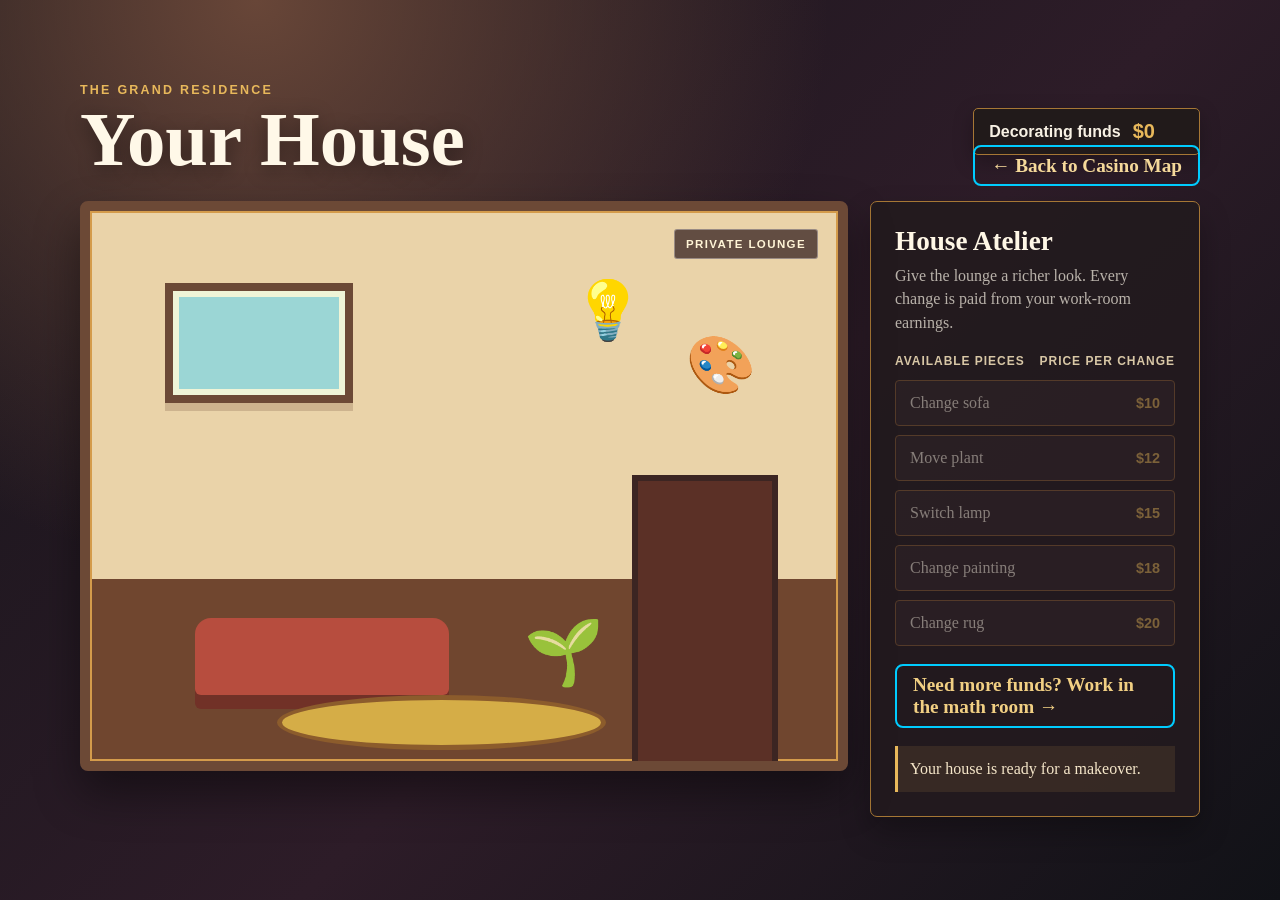
<file: Gambling/house.html>
<!DOCTYPE html>
<html lang="en">
<head>
  <meta charset="UTF-8">
  <meta name="viewport" content="width=device-width, initial-scale=1.0">
  <title>Grand House | Decor Shop</title>
  <link rel="stylesheet" href="../style.css">
  <style>
    :root { --ink: #f8f1e4; --muted: #b9b2aa; --gold: #e8b85b; --wine: #5d182b; --panel: rgba(34, 26, 30, 0.94); }
    * { box-sizing: border-box; }
    body { min-height: 100vh; margin: 0; padding: 30px 18px; background: radial-gradient(circle at 20% 0%, #684638, transparent 42%), linear-gradient(135deg, #17151b, #2d1c28 55%, #111217); color: var(--ink); font-family: Georgia, 'Times New Roman', serif; }
    .house-shell { width: min(100%, 1120px); margin: auto; }
    header { display: flex; align-items: end; justify-content: space-between; gap: 20px; margin-bottom: 24px; }
    .eyebrow { margin: 0 0 7px; color: var(--gold); font: bold 0.78rem Arial, sans-serif; letter-spacing: 0.18em; text-transform: uppercase; }
    h1 { margin: 0; color: #fff8e8; font-size: clamp(2.4rem, 6vw, 4.8rem); line-height: 0.95; text-shadow: 0 4px 20px rgba(0, 0, 0, 0.4); }
    header a { color: #f5d99a; font-weight: bold; text-decoration: none; }
    header a:hover { color: white; text-decoration: underline; }
    .wallet { display: flex; align-items: center; gap: 12px; padding: 11px 15px; border: 1px solid #a67735; border-radius: 5px; background: #211a1a; box-shadow: 0 7px 20px rgba(0, 0, 0, 0.25); font: bold 1rem Arial, sans-serif; }
    .wallet strong { color: var(--gold); font-size: 1.25rem; }
    .room { display: grid; grid-template-columns: minmax(0, 1fr) 330px; gap: 22px; align-items: start; }
    .scene { position: relative; min-height: 570px; overflow: hidden; border: 10px solid #6c4936; border-radius: 8px; background: linear-gradient(#ead3a9 0 67%, #70462f 67%); box-shadow: inset 0 0 0 2px #d49b4b, 0 22px 45px rgba(0, 0, 0, 0.42); }
    .scene::before { content: ''; position: absolute; top: 13%; left: 10%; width: 23%; height: 19%; border: 8px solid #6c4936; background: #9bd6d5; box-shadow: inset 0 0 0 6px #eff4d7, 0 8px 0 rgba(89, 50, 36, 0.2); }
    .scene::after { content: ''; position: absolute; right: 8%; bottom: 0; width: 18%; height: 51%; background: #5b3026; border: 6px solid #3c2522; border-bottom: 0; }
    .room-label { position: absolute; z-index: 3; top: 18px; right: 20px; padding: 8px 11px; border: 1px solid rgba(255,255,255,0.35); border-radius: 3px; background: rgba(47, 25, 27, 0.72); color: #fff4d6; font: bold 0.72rem Arial, sans-serif; letter-spacing: 0.12em; text-transform: uppercase; }
    .item { position: absolute; z-index: 1; transition: transform 0.2s ease, background 0.2s ease, color 0.2s ease; }
    .item:hover { transform: scale(1.08); }
    .sofa { left: 14%; bottom: 12%; width: 34%; height: 14%; border-radius: 16px 16px 6px 6px; background: var(--item-color, #b74d3e); box-shadow: 0 14px 0 #713127; }
    .plant { left: 58%; bottom: 13%; color: var(--item-color, #6fae62); font-size: 4rem; }
    .lamp { top: 12%; right: 26%; color: var(--item-color, #f2c65d); font-size: 3.6rem; }
    .painting { top: 22%; right: 11%; color: var(--item-color, #7c5ca8); font-size: 3.5rem; }
    .rug { left: 25%; bottom: 2%; width: 44%; height: 10%; border-radius: 50%; background: var(--item-color, #d5ad47); border: 5px solid #8c5c2c; }
    .controls { padding: 24px; border: 1px solid #a67735; border-radius: 7px; background: var(--panel); box-shadow: 0 15px 30px rgba(0, 0, 0, 0.28); }
    .controls h2 { margin: 0 0 7px; color: #fff7e6; font-size: 1.7rem; }
    .controls > p { margin: 0 0 20px; color: var(--muted); line-height: 1.45; }
    .shop-note { display: flex; justify-content: space-between; gap: 10px; margin-bottom: 12px; color: #d8c7a6; font: bold 0.75rem Arial, sans-serif; letter-spacing: 0.08em; text-transform: uppercase; }
    .choices { display: grid; gap: 9px; }
    button { display: flex; align-items: center; justify-content: space-between; gap: 12px; width: 100%; border: 1px solid #916337; border-radius: 4px; padding: 13px 14px; background: #33262a; color: #fff6e7; cursor: pointer; font: inherit; text-align: left; transition: transform 0.15s ease, background 0.15s ease, border-color 0.15s ease; }
    button:hover:not(:disabled), button:focus-visible:not(:disabled) { transform: translateX(3px); border-color: var(--gold); background: #513138; }
    button:disabled { cursor: not-allowed; opacity: 0.45; }
    button span { color: var(--gold); font: bold 0.9rem Arial, sans-serif; white-space: nowrap; }
    .earn-link { display: block; margin-top: 18px; color: #f1cf83; font-weight: bold; text-decoration: none; }
    .earn-link:hover { text-decoration: underline; }
    .status { min-height: 46px; margin: 18px 0 0; padding: 12px; border-left: 3px solid var(--gold); background: rgba(232, 184, 91, 0.1); color: #f5e6c9; line-height: 1.35; }
    @media (max-width: 800px) { header { align-items: flex-start; flex-direction: column; } .room { grid-template-columns: 1fr; } .controls { order: -1; } .scene { min-height: 480px; } }
    @media (max-width: 480px) { body { padding: 22px 12px; } .scene { min-height: 390px; } .wallet { width: 100%; justify-content: space-between; } }
  </style>
</head>
<body>
  <main class="house-shell">
    <header>
      <div><p class="eyebrow">The Grand Residence</p><h1>Your House</h1></div>
      <div><div class="wallet" aria-label="House decorating wallet">Decorating funds <strong id="money">$0</strong></div><a href="map.html">&#8592; Back to Casino Map</a></div>
    </header>
    <section class="room">
      <div class="scene" id="scene" aria-label="Your decorated living room">
        <div class="room-label">Private lounge</div>
        <div class="item sofa" title="Sofa"></div>
        <div class="item plant" title="Plant">&#127793;</div>
        <div class="item lamp" title="Lamp">&#128161;</div>
        <div class="item painting" title="Painting">&#127912;</div>
        <div class="item rug" title="Rug"></div>
      </div>
      <aside class="controls">
        <h2>House Atelier</h2>
        <p>Give the lounge a richer look. Every change is paid from your work-room earnings.</p>
        <div class="shop-note"><span>Available pieces</span><span>Price per change</span></div>
        <div class="choices">
          <button type="button" data-decor="sofa" data-cost="10">Change sofa <span>$10</span></button>
          <button type="button" data-decor="plant" data-cost="12">Move plant <span>$12</span></button>
          <button type="button" data-decor="lamp" data-cost="15">Switch lamp <span>$15</span></button>
          <button type="button" data-decor="painting" data-cost="18">Change painting <span>$18</span></button>
          <button type="button" data-decor="rug" data-cost="20">Change rug <span>$20</span></button>
        </div>
        <a class="earn-link" href="work.html">Need more funds? Work in the math room &#8594;</a>
        <div class="status" id="status" aria-live="polite">Your house is ready for a makeover.</div>
      </aside>
    </section>
  </main>
  <script>
    const status = document.getElementById('status');
    const moneyElement = document.getElementById('money');
    const colors = { sofa: ['#b74d3e', '#3b7a70', '#a86239'], plant: ['#6fae62', '#4f8d75', '#c98d4b'], lamp: ['#f2c65d', '#e38e5c', '#b8d8d8'], painting: ['#7c5ca8', '#d46a4c', '#468c8c'], rug: ['#d5ad47', '#bf6570', '#6b90a5'] };
    const savedMoney = Number(localStorage.getItem('workMoney'));
    let money = Number.isFinite(savedMoney) ? savedMoney : 0;
    const savedDecor = JSON.parse(localStorage.getItem('houseDecor') || '{}');

    function formatMoney(amount) { return '$' + amount.toLocaleString('en-US'); }

    function updateWallet() {
      moneyElement.textContent = formatMoney(money);
      localStorage.setItem('workMoney', String(money));
      document.querySelectorAll('[data-decor]').forEach((button) => {
        button.disabled = money < Number(button.dataset.cost);
      });
    }

    function applyDecor(type, color) {
      document.querySelector('.' + type).style.setProperty('--item-color', color);
    }

    Object.entries(savedDecor).forEach(([type, color]) => applyDecor(type, color));
    document.querySelectorAll('[data-decor]').forEach((button) => {
      button.addEventListener('click', () => {
        const type = button.dataset.decor;
        const cost = Number(button.dataset.cost);
        if (money < cost) {
          status.textContent = 'You need ' + formatMoney(cost - money) + ' more. Visit the work room to earn decorating funds.';
          return;
        }
        const palette = colors[type];
        const nextColor = palette[Math.floor(Math.random() * palette.length)];
        money -= cost;
        savedDecor[type] = nextColor;
        localStorage.setItem('houseDecor', JSON.stringify(savedDecor));
        applyDecor(type, nextColor);
        updateWallet();
        status.textContent = type.charAt(0).toUpperCase() + type.slice(1) + ' refreshed for ' + formatMoney(cost) + '.';
      });
    });
    updateWallet();
  </script>
</body>
</html>
</file>
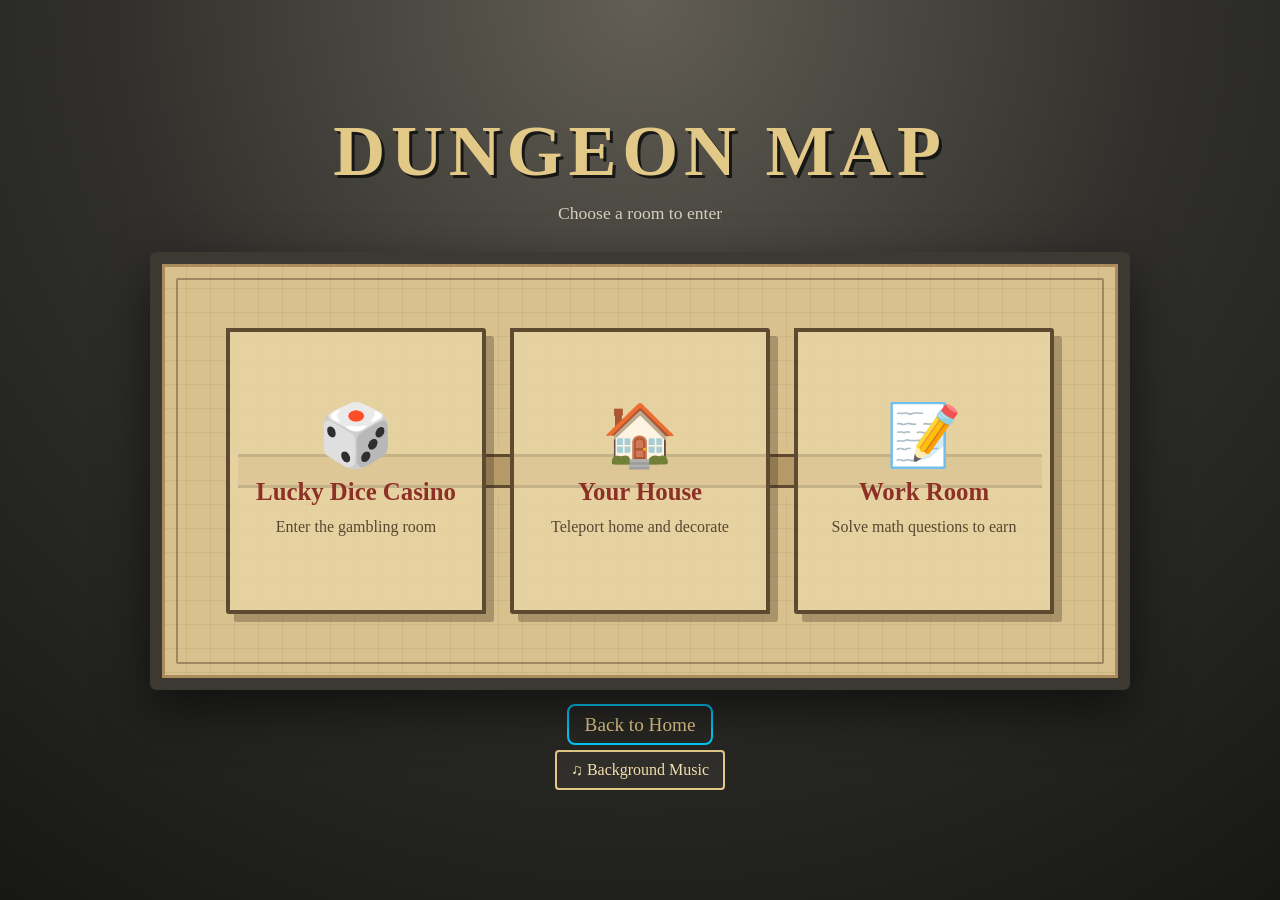
<file: Gambling/map.html>
<!DOCTYPE html>
<html lang="en">
<head>
  <meta charset="UTF-8">
  <meta name="viewport" content="width=device-width, initial-scale=1.0">
  <title>Dungeon Map</title>
  <link rel="stylesheet" href="../style.css">
  <style>
    :root {
      --ink: #30251d;
      --paper: #d9c18e;
      --line: #5e4931;
      --accent: #8d3028;
      --shadow: #241d18;
    }

    body {
      min-height: 100vh;
      box-sizing: border-box;
      margin: 0;
      padding: 32px 20px;
      background: radial-gradient(circle at 50% 0%, #625e55 0, #302f2b 48%, #171816 100%);
      color: var(--ink);
      font-family: Georgia, 'Times New Roman', serif;
    }

    .map-shell { width: min(100%, 980px); margin: auto; }

    .map-header { text-align: center; margin-bottom: 28px; }
    .map-header h1 { margin: 0; color: #e3c987; font-size: clamp(2.2rem, 6vw, 4.5rem); letter-spacing: 0.08em; text-transform: uppercase; text-shadow: 3px 3px #171816; }
    .map-header p { margin: 10px 0 0; color: #d7d0bf; font-size: 1.1rem; }

    .map-board {
      position: relative;
      overflow: hidden;
      padding: clamp(28px, 6vw, 64px);
      border: 12px solid #3c3933;
      border-radius: 6px;
      background-color: var(--paper);
      background-image: linear-gradient(rgba(71, 52, 31, 0.08) 1px, transparent 1px), linear-gradient(90deg, rgba(71, 52, 31, 0.08) 1px, transparent 1px);
      background-size: 24px 24px;
      box-shadow: inset 0 0 0 3px #a98c5a, 0 20px 50px rgba(0, 0, 0, 0.55);
    }

    .map-board::before {
      content: '';
      position: absolute;
      inset: 14px;
      border: 2px solid rgba(94, 73, 49, 0.48);
      border-radius: 2px;
      pointer-events: none;
    }

    .map-path {
      position: absolute;
      top: 50%;
      left: 8%;
      right: 8%;
      height: 28px;
      transform: translateY(-50%);
      background: #b59a68;
      border-top: 3px solid var(--line);
      border-bottom: 3px solid var(--line);
      box-shadow: 0 0 0 8px var(--paper);
    }

    .destinations { position: relative; display: grid; grid-template-columns: repeat(3, minmax(0, 1fr)); gap: 24px; }

    .destination {
      position: relative;
      z-index: 1;
      display: flex;
      min-height: 230px;
      flex-direction: column;
      align-items: center;
      justify-content: center;
      gap: 12px;
      padding: 24px;
      border: 4px solid var(--line);
      border-radius: 3px;
      background: rgba(235, 215, 166, 0.74);
      color: var(--ink);
      text-align: center;
      text-decoration: none;
      box-shadow: 8px 8px 0 rgba(57, 42, 27, 0.3);
      transition: transform 0.2s ease, background 0.2s ease;
    }

    .destination:hover { transform: translateY(-8px); background: #f0d99d; }
    .destination .icon { font-size: 3.8rem; line-height: 1; }
    .destination strong { color: var(--accent); font-size: 1.55rem; }
    .destination span:last-child { color: #594631; font-size: 1rem; }

    .destination::before, .destination::after { content: ''; position: absolute; width: 22px; height: 22px; border-color: var(--line); border-style: solid; }
    .destination::before { top: -4px; left: -4px; border-width: 4px 0 0 4px; }
    .destination::after { right: -4px; bottom: -4px; border-width: 0 4px 4px 0; }

    .map-footer { margin-top: 24px; text-align: center; }
    .map-footer a { color: #e3c987; }

    .music-toggle {
      margin-top: 14px;
      padding: 9px 14px;
      border: 2px solid #e3c987;
      border-radius: 4px;
      background: #302f2b;
      color: #f3dfab;
      cursor: pointer;
      font: inherit;
    }

    .music-toggle:hover { background: #4e493f; }

    @media (max-width: 620px) {
      .destinations { grid-template-columns: 1fr; }
      .map-path { top: 25%; bottom: 25%; left: 50%; right: auto; width: 28px; height: auto; transform: translateX(-50%); }
    }
  </style>
</head>
<body>
  <main class="map-shell">
    <header class="map-header">
      <h1>Dungeon Map</h1>
      <p>Choose a room to enter</p>
    </header>

    <section class="map-board" aria-label="Dungeon map">
      <div class="map-path" aria-hidden="true"></div>
      <div class="destinations">
        <a class="destination" href="index.html">
          <span class="icon" aria-hidden="true">&#127922;</span>
          <strong>Lucky Dice Casino</strong>
          <span>Enter the gambling room</span>
        </a>
        <a class="destination" href="house.html">
          <span class="icon" aria-hidden="true">&#127968;</span>
          <strong>Your House</strong>
          <span>Teleport home and decorate</span>
        </a>
        <a class="destination" href="work.html">
          <span class="icon" aria-hidden="true">&#128221;</span>
          <strong>Work Room</strong>
          <span>Solve math questions to earn</span>
        </a>
      </div>
    </section>

    <div class="map-footer">
      <a href="../index.html">Back to Home</a>
      <br>
      <button class="music-toggle" id="music-toggle" type="button">&#9835; Background Music</button>
    </div>
  </main>
  <script>
    const musicButton = document.getElementById('music-toggle');
    let audioContext;
    let musicTimer;
    let noteIndex = 0;
    let musicPlaying = false;
    // A gentle, original practice-room melody rather than an official exam recording.
    const melody = [392, 440, 493.88, 523.25, 493.88, 440, 392, 349.23];

    function playNote(frequency, startTime, duration) {
      const oscillator = audioContext.createOscillator();
      const gain = audioContext.createGain();
      oscillator.type = 'sine';
      oscillator.frequency.value = frequency;
      gain.gain.setValueAtTime(0.0001, startTime);
      gain.gain.exponentialRampToValueAtTime(0.035, startTime + 0.08);
      gain.gain.exponentialRampToValueAtTime(0.0001, startTime + duration - 0.08);
      oscillator.connect(gain).connect(audioContext.destination);
      oscillator.start(startTime);
      oscillator.stop(startTime + duration + 0.03);
    }

    function playMusicStep() {
      if (!musicPlaying) return;
      const now = audioContext.currentTime;
      playNote(melody[noteIndex % melody.length], now, 0.72);
      if (noteIndex % 4 === 0) playNote(melody[noteIndex % melody.length] / 2, now, 0.9);
      noteIndex += 1;
    }

    musicButton.addEventListener('click', () => {
      if (!audioContext) audioContext = new AudioContext();
      if (musicPlaying) {
        musicPlaying = false;
        clearInterval(musicTimer);
        musicButton.innerHTML = '&#9835; Background Music';
        return;
      }
      audioContext.resume();
      musicPlaying = true;
      playMusicStep();
      musicTimer = setInterval(playMusicStep, 900);
      musicButton.innerHTML = '&#10074;&#10074; Pause Background Music';
    });
  </script>
</body>
</html>
</file>
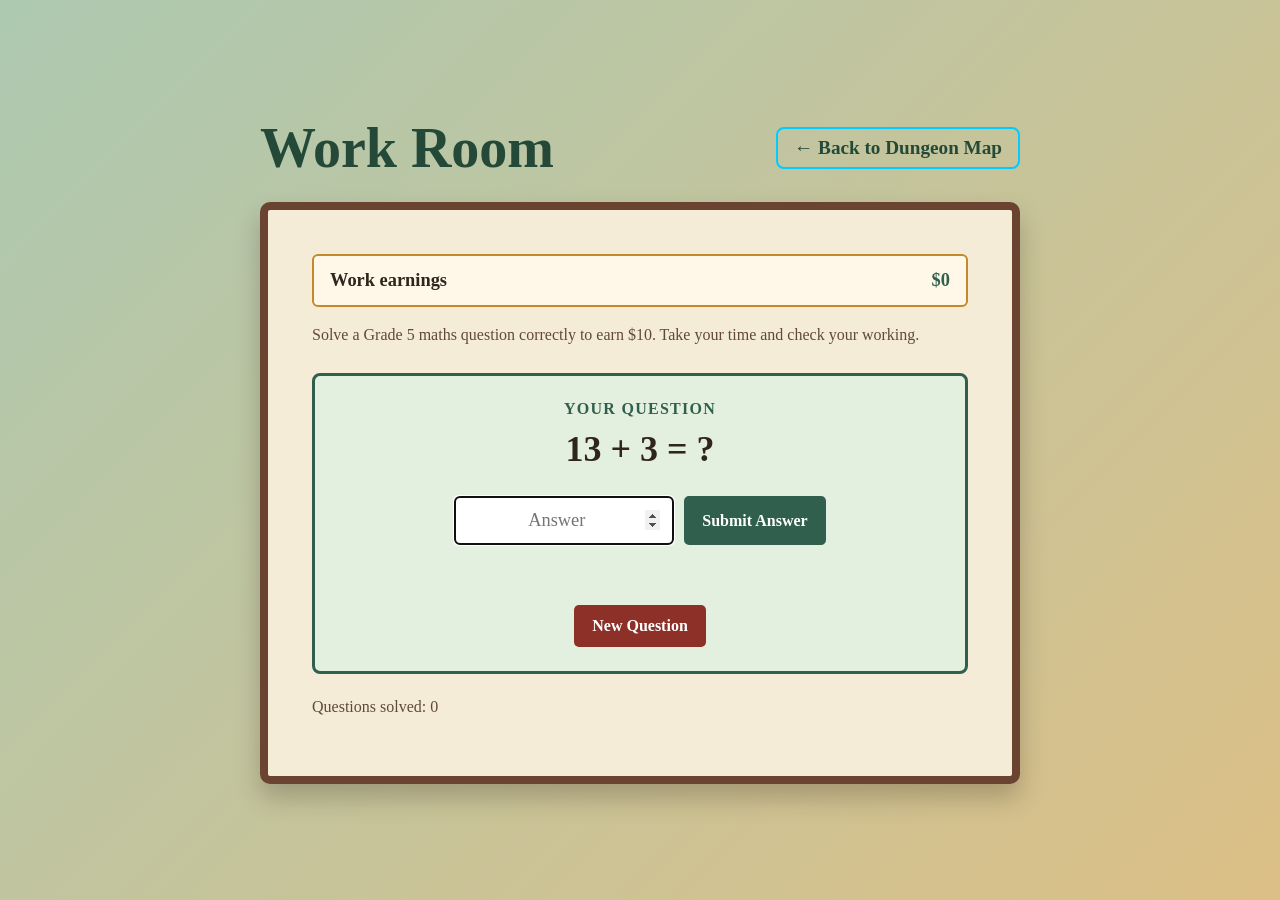
<file: Gambling/work.html>
<!DOCTYPE html>
<html lang="en">
<head>
  <meta charset="UTF-8">
  <meta name="viewport" content="width=device-width, initial-scale=1.0">
  <title>Work Room - Grade 5 Math</title>
  <link rel="stylesheet" href="../style.css">
  <style>
    :root { --paper: #f5ecd8; --ink: #30251d; --wood: #6b4431; --green: #315f4d; --gold: #c28a2d; --red: #8d3028; }
    body { min-height: 100vh; box-sizing: border-box; margin: 0; padding: 28px 18px; background: linear-gradient(135deg, #adc9b1, #dcbf86); color: var(--ink); font-family: Georgia, 'Times New Roman', serif; }
    .work-shell { width: min(100%, 760px); margin: auto; }
    header { display: flex; align-items: center; justify-content: space-between; gap: 16px; margin-bottom: 22px; }
    h1 { margin: 0; color: #244938; font-size: clamp(2rem, 5vw, 3.5rem); }
    header a { color: #244938; font-weight: bold; }
    .work-card { padding: clamp(22px, 5vw, 44px); border: 8px solid var(--wood); border-radius: 10px; background: var(--paper); box-shadow: 0 14px 25px rgba(48, 37, 29, 0.25); }
    .wallet { display: flex; justify-content: space-between; gap: 14px; padding: 14px 16px; border: 2px solid var(--gold); border-radius: 6px; background: #fff8e9; font-size: 1.15rem; font-weight: bold; }
    .wallet strong { color: var(--green); }
    .instructions { color: #604a35; line-height: 1.5; }
    .question-box { margin-top: 26px; padding: 24px; border: 3px solid var(--green); border-radius: 8px; background: #e4f0df; text-align: center; }
    .question-label { margin: 0 0 10px; color: var(--green); font-weight: bold; letter-spacing: 0.08em; text-transform: uppercase; }
    .question { min-height: 48px; margin: 0 0 20px; font-size: clamp(1.5rem, 5vw, 2.25rem); font-weight: bold; }
    .answer-row { display: flex; justify-content: center; gap: 10px; flex-wrap: wrap; }
    input { width: min(100%, 220px); box-sizing: border-box; padding: 12px; border: 2px solid #a58a62; border-radius: 5px; background: #fff; color: var(--ink); font: inherit; font-size: 1.15rem; text-align: center; }
    button { padding: 12px 18px; border: 0; border-radius: 5px; background: var(--green); color: white; cursor: pointer; font: inherit; font-weight: bold; }
    button:hover, button:focus-visible { background: #244938; }
    .new-question { margin-top: 14px; background: var(--red); }
    .new-question:hover, .new-question:focus-visible { background: #6b211e; }
    .status { min-height: 28px; margin: 18px 0 0; font-weight: bold; }
    .status.success { color: var(--green); }
    .status.warning { color: var(--red); }
    .recent { margin-top: 24px; color: #604a35; }
    @media (max-width: 560px) { header { align-items: flex-start; flex-direction: column; } .wallet { flex-direction: column; } }
  </style>
</head>
<body>
  <main class="work-shell">
    <header>
      <h1>Work Room</h1>
      <a href="map.html">&#8592; Back to Dungeon Map</a>
    </header>
    <section class="work-card">
      <div class="wallet"><span>Work earnings</span><strong id="money">$0</strong></div>
      <p class="instructions">Solve a Grade 5 maths question correctly to earn $10. Take your time and check your working.</p>
      <div class="question-box">
        <p class="question-label">Your question</p>
        <p class="question" id="question">Loading question...</p>
        <div class="answer-row">
          <input id="answer" type="number" inputmode="numeric" aria-label="Your answer" placeholder="Answer">
          <button id="submit" type="button">Submit Answer</button>
        </div>
        <p class="status" id="status" aria-live="polite"></p>
        <button class="new-question" id="new-question" type="button">New Question</button>
      </div>
      <p class="recent" id="score">Questions solved: 0</p>
    </section>
  </main>
  <script>
    const moneyElement = document.getElementById('money');
    const questionElement = document.getElementById('question');
    const answerElement = document.getElementById('answer');
    const statusElement = document.getElementById('status');
    const scoreElement = document.getElementById('score');
    const savedMoney = Number(localStorage.getItem('workMoney'));
    let money = Number.isFinite(savedMoney) ? savedMoney : 0;
    let solved = 0;
    let currentAnswer = 0;

    function randomInt(min, max) {
      return Math.floor(Math.random() * (max - min + 1)) + min;
    }

    function formatMoney(amount) {
      return '$' + amount.toLocaleString('en-US');
    }

    function updateWallet() {
      moneyElement.textContent = formatMoney(money);
      scoreElement.textContent = 'Questions solved: ' + solved;
      localStorage.setItem('workMoney', String(money));
    }

    function createQuestion() {
      const type = randomInt(1, 4);
      const first = randomInt(2, 25);
      const second = randomInt(2, 12);
      if (type === 1) {
        currentAnswer = first * second;
        questionElement.textContent = first + ' x ' + second + ' = ?';
      } else if (type === 2) {
        currentAnswer = second;
        questionElement.textContent = (first * second) + ' / ' + first + ' = ?';
      } else if (type === 3) {
        const larger = first * second;
        currentAnswer = larger - first;
        questionElement.textContent = larger + ' - ' + first + ' = ?';
      } else {
        currentAnswer = first + second;
        questionElement.textContent = first + ' + ' + second + ' = ?';
      }
      answerElement.value = '';
      answerElement.focus();
    }

    function submitAnswer() {
      const answer = Number(answerElement.value);
      if (!Number.isFinite(answer) || answerElement.value.trim() === '') {
        statusElement.className = 'status warning';
        statusElement.textContent = 'Enter an answer first.';
        return;
      }
      if (answer === currentAnswer) {
        money += 10;
        solved += 1;
        statusElement.className = 'status success';
        statusElement.textContent = 'Correct! You earned $10.';
        updateWallet();
        createQuestion();
      } else {
        statusElement.className = 'status warning';
        statusElement.textContent = 'Not quite. Check your working and try again.';
      }
    }

    document.getElementById('submit').addEventListener('click', submitAnswer);
    document.getElementById('new-question').addEventListener('click', createQuestion);
    answerElement.addEventListener('keydown', (event) => {
      if (event.key === 'Enter') submitAnswer();
    });
    updateWallet();
    createQuestion();
  </script>
</body>
</html>
</file>
<file: style.css>
body {
    font-family: sans-serif;
    background-color: #111;
    color: #fff;
    display: flex;
    flex-direction: column;
    align-items: center;
    padding: 2rem;
}
h1 {
    color: #00ccff;
}
.game-links {
    margin-top: 2rem;
    display: flex;
    flex-direction: column;
    gap: 1rem;
}
a {
    color: #00ccff;
    text-decoration: none;
    font-size: 1.2rem;
    border: 2px solid #00ccff;
    padding: 0.5rem 1rem;
    border-radius: 8px;
    transition: background 0.2s;
}
a:hover {
    background-color: #00ccff;
    color: #111;
}
</file>
